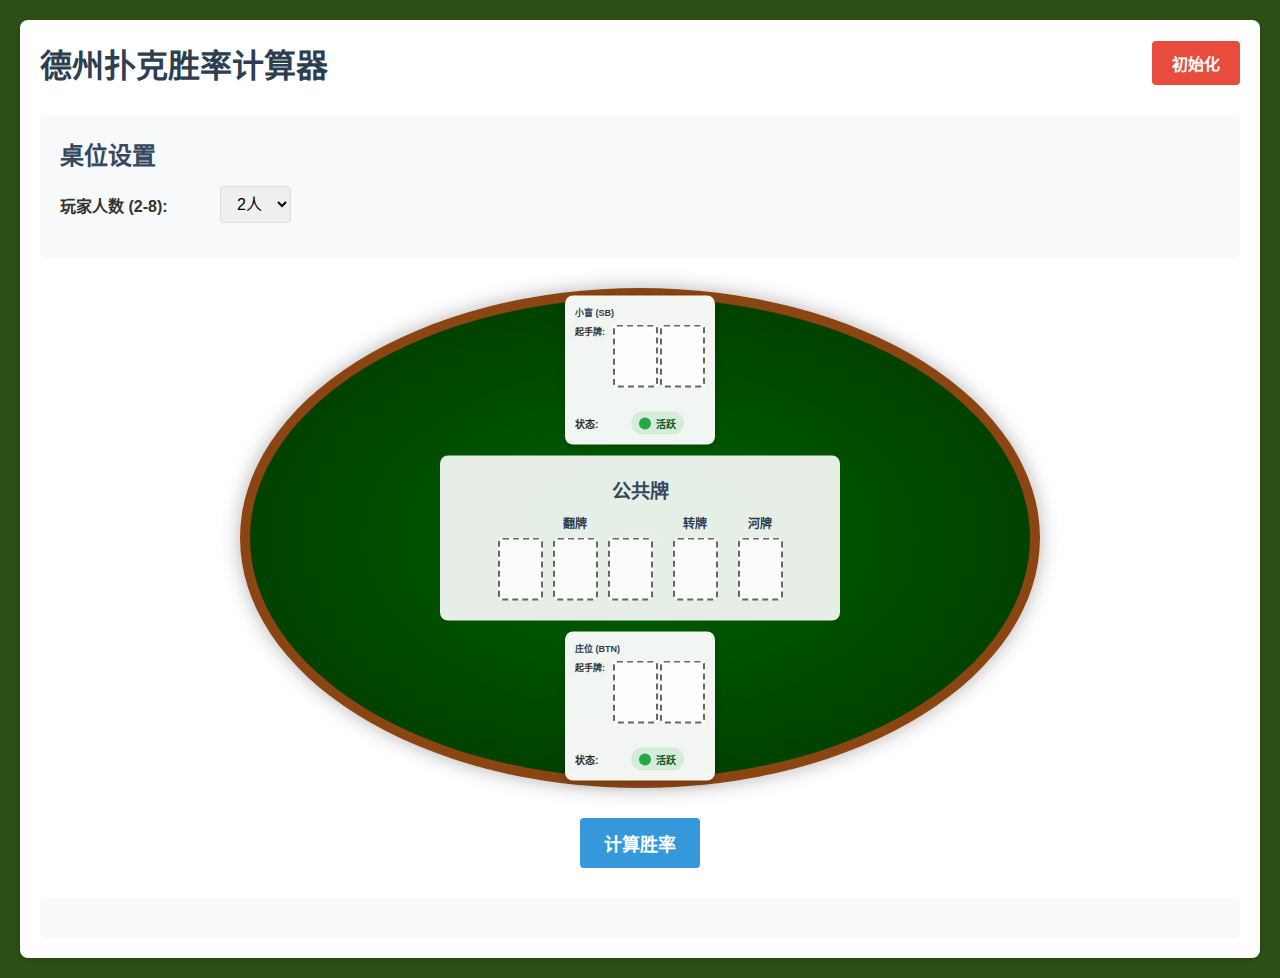
<file: index.html>
<!DOCTYPE html>
<html lang="zh-CN">
<head>
    <meta charset="UTF-8">
    <meta name="viewport" content="width=device-width, initial-scale=1.0">
    <title>德州扑克胜率计算器</title>
    <style>
        * { margin: 0; padding: 0; box-sizing: border-box; }
        body { font-family: Arial, sans-serif; background-color: #2d5016; color: #333; min-height: 100vh; padding: 20px; }
        .container { max-width: 1400px; margin: 0 auto; background-color: white; border-radius: 8px; box-shadow: 0 2px 10px rgba(0, 0, 0, 0.1); padding: 20px; }
        .header { display: flex; justify-content: space-between; align-items: center; margin-bottom: 30px; }
        h1 { color: #2c3e50; margin: 0; }
        .reset-btn { padding: 10px 20px; background-color: #e74c3c; color: white; border: none; border-radius: 4px; font-size: 16px; font-weight: bold; cursor: pointer; transition: background-color 0.2s; }
        .reset-btn:hover { background-color: #c0392b; }
        h2 { color: #34495e; margin-bottom: 15px; font-size: 1.5em; }
        h3 { color: #34495e; margin-bottom: 10px; font-size: 1.2em; }
        .setting-section { margin-bottom: 30px; padding: 20px; background-color: #f8f9fa; border-radius: 6px; }
        .setting-row { display: flex; align-items: center; gap: 10px; margin-bottom: 15px; }
        .setting-row label { font-weight: bold; min-width: 150px; }
        .setting-row select { padding: 8px 12px; border: 1px solid #ddd; border-radius: 4px; font-size: 16px; }
        .poker-table-container { display: flex; justify-content: center; margin: 30px 0; position: relative; }
        .poker-table { position: relative; width: 1200px; height: 700px; background: radial-gradient(ellipse at center, #006400 0%, #003300 100%); border-radius: 50%; border: 10px solid #8B4513; box-shadow: 0 0 20px rgba(0, 0, 0, 0.3); display: flex; justify-content: center; align-items: center; }
        .community-area { position: absolute; top: 50%; left: 50%; transform: translate(-50%, -50%); background-color: rgba(255, 255, 255, 0.9); padding: 20px; border-radius: 8px; text-align: center; min-width: 400px; z-index: 10; }
        .public-cards-display { display: flex; flex-direction: column; gap: 10px; }
        .card-slots-row { display: flex; gap: 20px; justify-content: center; align-items: flex-start; flex-wrap: wrap; }
        .card-slot-group { display: flex; flex-direction: column; align-items: center; gap: 5px; }
        .section-label { font-weight: bold; color: #2c3e50; font-size: 12px; margin-bottom: 2px; }
        .card-slots { display: flex; gap: 10px; flex-wrap: wrap; justify-content: center; }
        .player-positions { position: absolute; width: 100%; height: 100%; border-radius: 50%; }
        .player-position { position: absolute; width: 150px; background-color: rgba(255, 255, 255, 0.95); border-radius: 8px; padding: 6px; box-shadow: 0 2px 10px rgba(0, 0, 0, 0.2); transform: translate(-50%, -50%); transition: all 0.3s ease; z-index: 15; display: block !important; visibility: visible !important; opacity: 1 !important; min-height: 100px; font-size: 10px; }
        .player-position.hidden { display: none; }
        .position-header { display: flex; justify-content: space-between; align-items: center; margin-bottom: 6px; flex-wrap: wrap; gap: 6px; }
        .position-name { font-weight: bold; font-size: 0.8em; color: #2c3e50; white-space: nowrap; }
        .position-actions { display: flex; gap: 3px; flex-wrap: wrap; }
        .action-btn { padding: 2px 4px; border: none; border-radius: 3px; cursor: pointer; font-size: 9px; font-weight: bold; transition: background-color 0.2s; }
        .fold-btn { background-color: #e74c3c; color: white; }
        .fold-btn:hover { background-color: #c0392b; }
        .call-btn { background-color: #2ecc71; color: white; }
        .call-btn:hover { background-color: #27ae60; }
        .raise-btn { background-color: #f39c12; color: white; }
        .raise-btn:hover { background-color: #e67e22; }
        .player-info { display: flex; flex-direction: column; gap: 4px; font-size: 9px; width: 100%; max-width: 100%; }
        .hand-section, .chips-section { display: flex; align-items: flex-start; gap: 3px; flex-wrap: nowrap; width: 100%; flex-direction: row; }
        .hand-section label, .chips-section label { font-weight: bold; min-width: 35px; font-size: 9px; white-space: nowrap; flex-shrink: 0; }
        .hand-slots { display: flex; gap: 2px; flex-wrap: nowrap; flex: 1; flex-direction: row; width: auto; min-width: 0; }
        .hand-slot { width: 35px; height: 49px; border: 2px dashed #666; border-radius: 4px; background-color: rgba(255, 255, 255, 0.8); cursor: pointer; transition: all 0.2s ease; display: flex; align-items: center; justify-content: center; font-size: 9px; color: #666; z-index: 15; flex-shrink: 0; }
        .hand-slot:hover { border-color: #3498db; background-color: rgba(52, 152, 219, 0.1); }
        .hand-slot.filled { border-style: solid; border-color: #28a745; background-color: white; }
        .chip-input { padding: 4px; border: 1px solid #ddd; border-radius: 3px; width: 80px; font-size: 12px; }
        .status-section { display: flex; align-items: center; gap: 6px; flex-wrap: wrap; width: 100%; }
        .status-section label { font-weight: bold; min-width: 50px; font-size: 10px; }
        .status-toggle { display: flex; align-items: center; gap: 5px; padding: 4px 8px; border-radius: 15px; cursor: pointer; transition: all 0.2s ease; font-weight: bold; font-size: 10px; }
        .status-toggle.active { background-color: #d4edda; color: #155724; }
        .status-toggle.folded { background-color: #f8d7da; color: #721c24; }
        .status-indicator { width: 12px; height: 12px; border-radius: 50%; transition: all 0.2s ease; }
        .status-toggle.active .status-indicator { background-color: #28a745; }
        .status-toggle.folded .status-indicator { background-color: #dc3545; }
        .player-position.folded { opacity: 0.6; filter: grayscale(50%); }
        .player-position.folded .hand-slot { cursor: not-allowed; pointer-events: none; opacity: 0.5; }
        .status { font-weight: bold; padding: 2px 6px; border-radius: 3px; font-size: 11px; align-self: flex-start; }
        .active { background-color: #d4edda; color: #155724; }
        .folded { background-color: #f8d7da; color: #721c24; text-decoration: line-through; }
        .action-section { text-align: center; margin-bottom: 30px; }
        #calculate-btn { padding: 12px 24px; background-color: #3498db; color: white; border: none; border-radius: 4px; font-size: 18px; font-weight: bold; cursor: pointer; transition: background-color 0.2s; }
        #calculate-btn:hover { background-color: #2980b9; }
        .results { margin-top: 30px; padding: 20px; background-color: #f8f9fa; border-radius: 6px; }
        .win-rate-display { margin: 8px 0; width: 100%; }
        .win-rate-info { display: flex; align-items: center; gap: 8px; width: 100%; }
        .win-rate-label { font-weight: bold; font-size: 12px; color: #2c3e50; min-width: 40px; }
        .win-rate-bar { flex: 1; height: 15px; background-color: #e0e0e0; border-radius: 8px; overflow: hidden; }
        .win-rate-fill { height: 100%; background-color: #3498db; transition: width 0.5s ease; }
        .win-rate-value { font-weight: bold; font-size: 12px; min-width: 50px; text-align: right; color: #2c3e50; }
        .modal { display: none; position: fixed; z-index: 1000; left: 0; top: 0; width: 100%; height: 100%; background-color: rgba(0, 0, 0, 0.5); backdrop-filter: blur(5px); }
        .modal.show { display: flex; justify-content: center; align-items: center; }
        .modal-content { background-color: white; border-radius: 10px; width: 90%; max-width: 800px; max-height: 90vh; overflow: hidden; box-shadow: 0 5px 20px rgba(0, 0, 0, 0.3); display: flex; flex-direction: column; }
        .modal-header { display: flex; justify-content: space-between; align-items: center; padding: 15px 20px; background-color: #f8f9fa; border-bottom: 1px solid #ddd; }
        .modal-header h3 { margin: 0; color: #2c3e50; }
        .close { font-size: 24px; cursor: pointer; color: #666; transition: color 0.2s; }
        .close:hover { color: #333; }
        .modal-body { display: flex; flex-direction: column; flex: 1; overflow: hidden; }
        .selected-cards { padding: 0 20px 20px 20px; background-color: white; border-bottom: 1px solid #eee; flex-shrink: 0; z-index: 10; }
        .cards-grid-container { padding: 20px; overflow-y: auto; max-height: 60vh; flex: 1; }
        .modal-footer { display: flex; justify-content: flex-end; gap: 10px; padding: 15px 20px; background-color: #f8f9fa; border-top: 1px solid #ddd; flex-shrink: 0; }
        .btn { padding: 8px 16px; border: none; border-radius: 4px; cursor: pointer; font-size: 14px; font-weight: bold; transition: background-color 0.2s; }
        .cancel-btn { background-color: #6c757d; color: white; }
        .cancel-btn:hover { background-color: #5a6268; }
        .confirm-btn { background-color: #28a745; color: white; }
        .confirm-btn:hover { background-color: #218838; }
        .cards-grid { display: grid; grid-template-columns: repeat(auto-fill, minmax(80px, 1fr)); gap: 10px; margin-top: 20px; }
        .card { width: 80px; height: 112px; border-radius: 8px; background-color: white; border: 2px solid #ddd; display: flex; flex-direction: column; justify-content: space-between; padding: 8px; cursor: pointer; transition: all 0.2s ease; box-shadow: 0 2px 5px rgba(0, 0, 0, 0.1); position: relative; }
        .card:hover { transform: translateY(-2px); box-shadow: 0 4px 8px rgba(0, 0, 0, 0.2); border-color: #3498db; }
        .card.selected { border-color: #28a745; background-color: #d4edda; box-shadow: 0 0 0 2px rgba(40, 167, 69, 0.3); }
        .card.disabled { opacity: 0.3; cursor: not-allowed; filter: grayscale(100%); border-color: #ccc; background-color: #f5f5f5; }
        .card.disabled:hover { transform: none; box-shadow: 0 2px 5px rgba(0, 0, 0, 0.1); border-color: #ccc; background-color: #f5f5f5; }
        .card-value { font-size: 14px; font-weight: bold; }
        .card-suit { font-size: 18px; text-align: center; }
        .card-slots { display: flex; gap: 10px; flex-wrap: wrap; }
        .card-slot { width: 45px; height: 63px; border: 2px dashed #666; border-radius: 5px; background-color: rgba(255, 255, 255, 0.8); cursor: pointer; transition: all 0.2s ease; display: flex; align-items: center; justify-content: center; font-size: 12px; color: #666; z-index: 15; }
        .card-slot:hover { border-color: #3498db; background-color: rgba(52, 152, 219, 0.1); }
        .card-slot.filled { border-style: solid; border-color: #28a745; background-color: white; }
        .card-slot, .hand-slot, .selected-card-item { width: 45px; height: 63px; }
        .selected-cards-list { display: flex; gap: 10px; flex-direction: row; flex-wrap: wrap; justify-content: flex-start; align-items: center; margin-bottom: 20px; }
        .hand-slot .card-slot-inner { width: 100%; height: 100%; border-radius: 4px; display: flex; flex-direction: column; justify-content: space-between; padding: 6px; }
        .card.hearts .card-value, .card.hearts .card-suit, .card-slot-inner.hearts .card-value, .card-slot-inner.hearts .card-suit, .selected-card-item.hearts .card-value, .selected-card-item.hearts .card-suit { color: #e74c3c; }
        .card-slot-inner.hearts { background-color: rgba(231, 76, 60, 0.1); border: 1px solid #e74c3c; }
        .card.diamonds .card-value, .card.diamonds .card-suit, .card-slot-inner.diamonds .card-value, .card-slot-inner.diamonds .card-suit, .selected-card-item.diamonds .card-value, .selected-card-item.diamonds .card-suit { color: #e74c3c; }
        .card-slot-inner.diamonds { background-color: rgba(231, 76, 60, 0.1); border: 1px solid #e74c3c; }
        .card.clubs .card-value, .card.clubs .card-suit, .card-slot-inner.clubs .card-value, .card-slot-inner.clubs .card-suit, .selected-card-item.clubs .card-value, .selected-card-item.clubs .card-suit { color: #27ae60; }
        .card-slot-inner.clubs { background-color: rgba(39, 174, 96, 0.1); border: 1px solid #27ae60; }
        .card.spades .card-value, .card.spades .card-suit, .card-slot-inner.spades .card-value, .card-slot-inner.spades .card-suit, .selected-card-item.spades .card-value, .selected-card-item.spades .card-suit { color: #2c3e50; }
        .card-slot-inner.spades { background-color: rgba(44, 62, 80, 0.1); border: 1px solid #2c3e50; }
        .card.hearts { border-color: #e74c3c; background-color: rgba(231, 76, 60, 0.05); }
        .card.diamonds { border-color: #e74c3c; background-color: rgba(231, 76, 60, 0.05); }
        .card.clubs { border-color: #27ae60; background-color: rgba(39, 174, 96, 0.05); }
        .card.spades { border-color: #2c3e50; background-color: rgba(44, 62, 80, 0.05); }
        .selected-card-item.hearts { border-color: #e74c3c; background-color: rgba(231, 76, 60, 0.1); }
        .selected-card-item.diamonds { border-color: #e74c3c; background-color: rgba(231, 76, 60, 0.1); }
        .selected-card-item.clubs { border-color: #27ae60; background-color: rgba(39, 174, 96, 0.1); }
        .selected-card-item.spades { border-color: #2c3e50; background-color: rgba(44, 62, 80, 0.1); }
        @media (max-width: 1400px) { .poker-table { width: 800px; height: 500px; } .player-position { width: 150px; padding: 10px; } .player-position:nth-child(1) { top: 75%; left: 85%; } .player-position:nth-child(2) { top: 90%; left: 50%; } .player-position:nth-child(3) { top: 75%; left: 15%; } .player-position:nth-child(4) { top: 55%; left: 10%; } .player-position:nth-child(5) { top: 35%; left: 15%; } .player-position:nth-child(6) { top: 10%; left: 50%; } .player-position:nth-child(7) { top: 35%; left: 85%; } .player-position:nth-child(8) { top: 55%; left: 90%; } .position-name { font-size: 0.9em; } .action-btn { padding: 3px 6px; font-size: 11px; } }
        @media (max-width: 1024px) { .poker-table { width: 600px; height: 500px; } .player-position { width: 130px; padding: 8px; } .player-position:nth-child(1) { top: 75%; left: 82%; } .player-position:nth-child(2) { top: 90%; left: 50%; } .player-position:nth-child(3) { top: 75%; left: 18%; } .player-position:nth-child(4) { top: 55%; left: 12%; } .player-position:nth-child(5) { top: 35%; left: 18%; } .player-position:nth-child(6) { top: 12%; left: 50%; } .player-position:nth-child(7) { top: 35%; left: 82%; } .player-position:nth-child(8) { top: 55%; left: 88%; } }
        @media (max-width: 768px) { .container { padding: 10px; } .setting-row { flex-direction: column; align-items: flex-start; } .poker-table { width: 400px; height: 300px; } .player-position { width: 100px; padding: 6px; } .player-position:nth-child(1) { top: 75%; left: 80%; } .player-position:nth-child(2) { top: 95%; left: 50%; } .player-position:nth-child(3) { top: 75%; left: 20%; } .player-position:nth-child(4) { top: 50%; left: 10%; } .player-position:nth-child(5) { top: 25%; left: 20%; } .player-position:nth-child(6) { top: 5%; left: 50%; } .player-position:nth-child(7) { top: 25%; left: 80%; } .player-position:nth-child(8) { top: 50%; left: 90%; } .position-header { flex-direction: column; align-items: flex-start; gap: 5px; } .position-actions { width: 100%; justify-content: space-between; } .player-info { font-size: 9px; } .card { width: 60px; height: 84px; } .cards-grid { grid-template-columns: repeat(auto-fill, minmax(60px, 1fr)); } .card-slot, .hand-slot, .selected-card-item { width: 45px; height: 63px; } .card-value { font-size: 14px; } .card-suit { font-size: 18px; } }
    </style>
</head>
<body>
    <div class="container">
        <div class="header">
            <h1>德州扑克胜率计算器</h1>
            <button id="reset-btn" class="reset-btn">初始化</button>
        </div>
        <div class="setting-section">
            <h2>桌位设置</h2>
            <div class="setting-row">
                <label for="player-count">玩家人数 (2-8):</label>
                <select id="player-count">
                    <option value="2">2人</option>
                    <option value="3">3人</option>
                    <option value="4">4人</option>
                    <option value="5">5人</option>
                    <option value="6">6人</option>
                    <option value="7">7人</option>
                    <option value="8">8人</option>
                </select>
            </div>
        </div>
        <div class="poker-table-container">
            <div class="poker-table">
                <div class="community-area">
                    <h3>公共牌</h3>
                    <div class="public-cards-display">
                        <div class="card-slots-row">
                            <div class="card-slot-group">
                                <div class="section-label">翻牌</div>
                                <div class="card-slots">
                                    <div class="card-slot" data-card-id="flop1" onclick="openCardSelector('flop', 3, updateFlopCards)"></div>
                                    <div class="card-slot" data-card-id="flop2" onclick="openCardSelector('flop', 3, updateFlopCards)"></div>
                                    <div class="card-slot" data-card-id="flop3" onclick="openCardSelector('flop', 3, updateFlopCards)"></div>
                                </div>
                            </div>
                            <div class="card-slot-group">
                                <div class="section-label">转牌</div>
                                <div class="card-slots">
                                    <div class="card-slot" data-card-id="turn" onclick="openCardSelector('turn', 1, updateCommunityCard)"></div>
                                </div>
                            </div>
                            <div class="card-slot-group">
                                <div class="section-label">河牌</div>
                                <div class="card-slots">
                                    <div class="card-slot" data-card-id="river" onclick="openCardSelector('river', 1, updateCommunityCard)"></div>
                                </div>
                            </div>
                        </div>
                    </div>
                </div>
                <div id="player-positions" class="player-positions"></div>
            </div>
        </div>
        <div class="action-section">
            <button id="calculate-btn">计算胜率</button>
        </div>
        <div id="results" class="results"></div>
    </div>
    <div id="card-selector-modal" class="modal">
        <div class="modal-content">
            <div class="modal-header">
                <h3>选择扑克牌</h3>
                <span class="close" onclick="closeCardSelector()">&times;</span>
            </div>
            <div class="modal-body">
                <div class="selected-cards">
                    <h4>已选择的牌:</h4>
                    <div id="selected-cards-list" class="selected-cards-list"></div>
                </div>
                <div class="cards-grid-container">
                    <div class="cards-grid" id="cards-grid"></div>
                </div>
            </div>
            <div class="modal-footer">
                <button onclick="closeCardSelector()" class="btn cancel-btn">取消</button>
                <button onclick="confirmCardSelection()" class="btn confirm-btn">确认</button>
            </div>
        </div>
    </div>
    <script>
        const POSITION_NAMES = {0: '庄位 (BTN)', 1: '小盲 (SB)', 2: '大盲 (BB)', 3: '枪口 (UTG)', 4: '枪口+1 (UTG+1)', 5: '中位 (MP)', 6: '中位+1 (MP+1)', 7: '关煞位 (CO)'};
        const SUIT_SYMBOLS = {'h': '♥', 'd': '♦', 'c': '♣', 's': '♠'};
        const SUIT_NAMES = {'h': 'hearts', 'd': 'diamonds', 'c': 'clubs', 's': 'spades'};
        let gameState = {playerCount: 2, players: [], communityCards: {flop1: '', flop2: '', flop3: '', turn: '', river: ''}, currentStreet: 'preflop', usedCards: new Set()};
        let cardSelectorState = {targetId: null, maxSelect: 1, selectedCards: [], callback: null, args: []};
        
        function resetGame() {
            gameState = {playerCount: 2, players: [], communityCards: {flop1: '', flop2: '', flop3: '', turn: '', river: ''}, currentStreet: 'preflop', usedCards: new Set()};
            document.getElementById('player-count').value = gameState.playerCount;
            document.querySelectorAll('.card-slot').forEach(slot => { slot.className = 'card-slot'; slot.innerHTML = ''; });
            document.getElementById('results').innerHTML = '';
            generatePlayerPositions();
            initCardSelector();
        }
        
        function init() {
            const playerCountSelect = document.getElementById('player-count');
            playerCountSelect.value = gameState.playerCount;
            playerCountSelect.addEventListener('change', (e) => { gameState.playerCount = parseInt(e.target.value); generatePlayerPositions(); });
            document.getElementById('calculate-btn').addEventListener('click', calculateWinRates);
            document.getElementById('reset-btn').addEventListener('click', resetGame);
            generatePlayerPositions();
            initCardSelector();
        }
        
        function initCardSelector() {
            renderCardsGrid(createDeck());
        }
        
        function createDeck() {
            const values = ['A', 'K', 'Q', 'J', 'T', '9', '8', '7', '6', '5', '4', '3', '2'];
            const suits = ['h', 'd', 'c', 's'];
            const deck = [];
            for (const value of values) for (const suit of suits) deck.push({value: value, suit: suit, symbol: SUIT_SYMBOLS[suit], name: `${value}${suit}`, suitName: SUIT_NAMES[suit]});
            return deck;
        }
        
        function renderCardsGrid(deck) {
            const grid = document.getElementById('cards-grid');
            grid.innerHTML = '';
            deck.forEach(card => {
                const cardElement = document.createElement('div');
                cardElement.className = `card ${card.suitName}`;
                cardElement.dataset.card = card.name;
                cardElement.innerHTML = `<div class="card-value">${card.value}</div><div class="card-suit">${card.symbol}</div><div class="card-value" style="transform: rotate(180deg)">${card.value}</div>`;
                if (gameState.usedCards.has(card.name)) cardElement.classList.add('disabled');
                cardElement.addEventListener('click', () => { if (!cardElement.classList.contains('disabled')) toggleCardSelection(card); });
                grid.appendChild(cardElement);
            });
        }
        
        function generatePlayerPositions() {
            const container = document.getElementById('player-positions');
            container.innerHTML = '';
            gameState.players = [];
            const POSITION_ORDER = [0, 1, 2, 3, 4, 5, 6, 7];
            for (let i = 0; i < gameState.playerCount; i++) {
                const positionIndex = POSITION_ORDER[i];
                const player = {id: i, positionIndex: positionIndex, positionName: POSITION_NAMES[positionIndex], hand: ['', ''], chips: 1000, status: 'active', action: null};
                gameState.players.push(player);
                const positionElement = document.createElement('div');
                positionElement.className = `player-position player-count-${gameState.playerCount}`;
                positionElement.dataset.playerId = player.id;
                positionElement.dataset.positionIndex = positionIndex;
                positionElement.innerHTML = `<div class="position-header"><div class="position-name">${player.positionName}</div></div><div class="player-info"><div class="hand-section"><label>起手牌:</label><div class="hand-slots"><div class="hand-slot" data-hand-index="0" onclick="openCardSelector('player-${player.id}-hand', 2, updatePlayerHands, ${player.id})"></div><div class="hand-slot" data-hand-index="1" onclick="openCardSelector('player-${player.id}-hand', 2, updatePlayerHands, ${player.id})"></div></div></div><div class="win-rate-display" id="win-rate-${player.id}"></div><div class="status-section"><label>状态:</label><div class="status-toggle ${player.status}" onclick="togglePlayerStatus(${player.id})"><div class="status-indicator"></div><span class="status-text">${player.status === 'active' ? '活跃' : '已弃牌'}</span></div></div></div>`;
                container.appendChild(positionElement);
            }
            setPlayerPositionsByCount(gameState.playerCount);
        }
        
        function setPlayerPositionsByCount(count) {
            document.querySelectorAll('.player-position').forEach(pos => { pos.style.position = 'absolute'; pos.style.transform = 'translate(-50%, -50%)'; });
            const btnPosition = document.querySelector('[data-position-index="0"]');
            if (btnPosition) btnPosition.style.top = '85%'; btnPosition.style.left = '50%';
            switch(count) {
                case 2: {
                    const sbPosition2 = document.querySelector('[data-position-index="1"]');
                    if (sbPosition2) { sbPosition2.style.top = '15%'; sbPosition2.style.left = '50%'; }
                    break;
                }
                case 3: {
                    const sbPosition3 = document.querySelector('[data-position-index="1"]');
                    const bbPosition3 = document.querySelector('[data-position-index="2"]');
                    if (sbPosition3) { sbPosition3.style.top = '15%'; sbPosition3.style.left = '35%'; }
                    if (bbPosition3) { bbPosition3.style.top = '15%'; bbPosition3.style.left = '65%'; }
                    break;
                }
                case 4: {
                    const sbPosition4 = document.querySelector('[data-position-index="1"]');
                    const bbPosition4 = document.querySelector('[data-position-index="2"]');
                    const utgPosition4 = document.querySelector('[data-position-index="3"]');
                    if (sbPosition4) { sbPosition4.style.top = '50%'; sbPosition4.style.left = '15%'; }
                    if (bbPosition4) { bbPosition4.style.top = '15%'; bbPosition4.style.left = '50%'; }
                    if (utgPosition4) { utgPosition4.style.top = '50%'; utgPosition4.style.left = '85%'; }
                    break;
                }
                case 5: {
                    const sbPosition5 = document.querySelector('[data-position-index="1"]');
                    const bbPosition5 = document.querySelector('[data-position-index="2"]');
                    const utgPosition5 = document.querySelector('[data-position-index="3"]');
                    const utg1Position5 = document.querySelector('[data-position-index="4"]');
                    if (sbPosition5) { sbPosition5.style.top = '50%'; sbPosition5.style.left = '15%'; }
                    if (bbPosition5) { bbPosition5.style.top = '15%'; bbPosition5.style.left = '35%'; }
                    if (utgPosition5) { utgPosition5.style.top = '15%'; utgPosition5.style.left = '65%'; }
                    if (utg1Position5) { utg1Position5.style.top = '50%'; utg1Position5.style.left = '85%'; }
                    break;
                }
                case 6: {
                    const sbPosition6 = document.querySelector('[data-position-index="1"]');
                    const bbPosition6 = document.querySelector('[data-position-index="2"]');
                    const utgPosition6 = document.querySelector('[data-position-index="3"]');
                    const utg1Position6 = document.querySelector('[data-position-index="4"]');
                    const mpPosition6 = document.querySelector('[data-position-index="5"]');
                    if (sbPosition6) { sbPosition6.style.top = '75%'; sbPosition6.style.left = '25%'; }
                    if (bbPosition6) { bbPosition6.style.top = '25%'; bbPosition6.style.left = '25%'; }
                    if (utgPosition6) { utgPosition6.style.top = '15%'; utgPosition6.style.left = '50%'; }
                    if (utg1Position6) { utg1Position6.style.top = '25%'; utg1Position6.style.left = '75%'; }
                    if (mpPosition6) { mpPosition6.style.top = '75%'; mpPosition6.style.left = '75%'; }
                    break;
                }
                case 7: {
                    const sbPosition7 = document.querySelector('[data-position-index="1"]');
                    const bbPosition7 = document.querySelector('[data-position-index="2"]');
                    const utgPosition7 = document.querySelector('[data-position-index="3"]');
                    const utg1Position7 = document.querySelector('[data-position-index="4"]');
                    const mpPosition7 = document.querySelector('[data-position-index="5"]');
                    const mp1Position7 = document.querySelector('[data-position-index="6"]');
                    if (sbPosition7) { sbPosition7.style.top = '75%'; sbPosition7.style.left = '25%'; }
                    if (bbPosition7) { bbPosition7.style.top = '50%'; bbPosition7.style.left = '15%'; }
                    if (utgPosition7) { utgPosition7.style.top = '25%'; utgPosition7.style.left = '25%'; }
                    if (utg1Position7) { utg1Position7.style.top = '25%'; utg1Position7.style.left = '75%'; }
                    if (mpPosition7) { mpPosition7.style.top = '50%'; mpPosition7.style.left = '85%'; }
                    if (mp1Position7) { mp1Position7.style.top = '75%'; mp1Position7.style.left = '75%'; }
                    break;
                }
                case 8: {
                    const sbPosition8 = document.querySelector('[data-position-index="1"]');
                    const bbPosition8 = document.querySelector('[data-position-index="2"]');
                    const utgPosition8 = document.querySelector('[data-position-index="3"]');
                    const utg1Position8 = document.querySelector('[data-position-index="4"]');
                    const mpPosition8 = document.querySelector('[data-position-index="5"]');
                    const mp1Position8 = document.querySelector('[data-position-index="6"]');
                    const coPosition8 = document.querySelector('[data-position-index="7"]');
                    if (sbPosition8) { sbPosition8.style.top = '75%'; sbPosition8.style.left = '25%'; }
                    if (bbPosition8) { bbPosition8.style.top = '50%'; bbPosition8.style.left = '15%'; }
                    if (utgPosition8) { utgPosition8.style.top = '25%'; utgPosition8.style.left = '25%'; }
                    if (utg1Position8) { utg1Position8.style.top = '15%'; utg1Position8.style.left = '50%'; }
                    if (mpPosition8) { mpPosition8.style.top = '25%'; mpPosition8.style.left = '75%'; }
                    if (mp1Position8) { mp1Position8.style.top = '50%'; mp1Position8.style.left = '85%'; }
                    if (coPosition8) { coPosition8.style.top = '75%'; coPosition8.style.left = '75%'; }
                    break;
                }
            }
        }
        
        function openCardSelector(targetId, maxSelect, callback, ...args) {
            let selectedCards = [];
            if (targetId.startsWith('player-')) {
                const parts = targetId.split('-');
                const playerId = parseInt(parts[1]);
                const player = gameState.players.find(p => p.id === playerId);
                if (player && player.hand) {
                    if (parts[3] === 'hand') {
                        if (player.hand[0]) selectedCards.push({value: player.hand[0][0], suit: player.hand[0][1], symbol: SUIT_SYMBOLS[player.hand[0][1]], name: player.hand[0], suitName: SUIT_NAMES[player.hand[0][1]]});
                        if (player.hand[1]) selectedCards.push({value: player.hand[1][0], suit: player.hand[1][1], symbol: SUIT_SYMBOLS[player.hand[1][1]], name: player.hand[1], suitName: SUIT_NAMES[player.hand[1][1]]});
                    }
                }
            } else if (targetId.startsWith('flop')) {
                if (targetId === 'flop') {
                    const flop1 = gameState.communityCards.flop1;
                    const flop2 = gameState.communityCards.flop2;
                    const flop3 = gameState.communityCards.flop3;
                    if (flop1) selectedCards.push({value: flop1[0], suit: flop1[1], symbol: SUIT_SYMBOLS[flop1[1]], name: flop1, suitName: SUIT_NAMES[flop1[1]]});
                    if (flop2) selectedCards.push({value: flop2[0], suit: flop2[1], symbol: SUIT_SYMBOLS[flop2[1]], name: flop2, suitName: SUIT_NAMES[flop2[1]]});
                    if (flop3) selectedCards.push({value: flop3[0], suit: flop3[1], symbol: SUIT_SYMBOLS[flop3[1]], name: flop3, suitName: SUIT_NAMES[flop3[1]]});
                }
            } else if (targetId === 'turn' || targetId === 'river') {
                const cardName = gameState.communityCards[targetId];
                if (cardName) selectedCards.push({value: cardName[0], suit: cardName[1], symbol: SUIT_SYMBOLS[cardName[1]], name: cardName, suitName: SUIT_NAMES[cardName[1]]});
            }
            cardSelectorState = {targetId: targetId, maxSelect: maxSelect, selectedCards: selectedCards, callback: callback, args: args};
            renderCardsGrid(createDeck());
            document.getElementById('card-selector-modal').classList.add('show');
            updateSelectedCardsList();
            updateCardSelectionUI();
        }
        
        function closeCardSelector() {
            document.getElementById('card-selector-modal').classList.remove('show');
            cardSelectorState = {targetId: null, maxSelect: 1, selectedCards: [], callback: null};
            updateSelectedCardsList();
        }
        
        function toggleCardSelection(card) {
            const index = cardSelectorState.selectedCards.findIndex(c => c.name === card.name);
            if (index > -1) {
                cardSelectorState.selectedCards.splice(index, 1);
            } else {
                if (cardSelectorState.selectedCards.length < cardSelectorState.maxSelect) {
                    cardSelectorState.selectedCards.push(card);
                }
            }
            updateCardSelectionUI();
            updateSelectedCardsList();
        }
        
        function updateCardSelectionUI() {
            const cards = document.querySelectorAll('.card');
            const maxReached = cardSelectorState.selectedCards.length >= cardSelectorState.maxSelect;
            cards.forEach(cardElement => {
                const cardName = cardElement.dataset.card;
                const isSelected = cardSelectorState.selectedCards.some(c => c.name === cardName);
                if (isSelected) {
                    cardElement.classList.add('selected');
                } else {
                    cardElement.classList.remove('selected');
                    if (maxReached) {
                        cardElement.classList.add('disabled');
                    } else {
                        if (!gameState.usedCards.has(cardName)) {
                            cardElement.classList.remove('disabled');
                        }
                    }
                }
            });
        }
        
        function updateSelectedCardsList() {
            const list = document.getElementById('selected-cards-list');
            list.innerHTML = '';
            cardSelectorState.selectedCards.forEach((card, index) => {
                const cardItem = document.createElement('div');
                cardItem.className = 'selected-card-item ' + card.suitName;
                cardItem.innerHTML = `<div class="card-value">${card.value}</div><div class="card-suit">${card.symbol}</div><div class="card-value" style="transform: rotate(180deg)">${card.value}</div><div class="remove-card" onclick="removeSelectedCard(${index})" style="position: absolute; top: -5px; right: -5px; background: red; color: white; border-radius: 50%; width: 16px; height: 16px; display: flex; align-items: center; justify-content: center; font-size: 12px; cursor: pointer;">×</div>`;
                list.appendChild(cardItem);
            });
        }
        
        function removeSelectedCard(index) {
            cardSelectorState.selectedCards.splice(index, 1);
            updateCardSelectionUI();
            updateSelectedCardsList();
        }
        
        function confirmCardSelection() {
            if (cardSelectorState.selectedCards.length === 0) { alert('请至少选择一张卡牌'); return; }
            if (cardSelectorState.callback) {
                cardSelectorState.callback(cardSelectorState.targetId, cardSelectorState.selectedCards, ...cardSelectorState.args);
            }
            closeCardSelector();
        }
        
        function updateCommunityCard(targetId, cards) {
            const card = cards[0];
            const oldCard = gameState.communityCards[targetId];
            if (oldCard) gameState.usedCards.delete(oldCard);
            gameState.communityCards[targetId] = card.name;
            gameState.usedCards.add(card.name);
            updateCommunityCardDisplay(targetId, card);
        }
        
        function updateCommunityCardDisplay(cardId, card) {
            const slot = document.querySelector(`[data-card-id="${cardId}"]`);
            if (slot) {
                slot.className = 'card-slot filled';
                slot.innerHTML = `<div class="card-slot-inner ${card.suitName}"><div class="card-value">${card.value}</div><div class="card-suit">${card.symbol}</div><div class="card-value" style="transform: rotate(180deg)">${card.value}</div></div>`;
            }
        }
        
        function updateFlopCards(targetId, cards) {
            if (cards.length !== 3) { alert('请选择3张翻牌'); return; }
            updateCommunityCard('flop1', [cards[0]]);
            updateCommunityCard('flop2', [cards[1]]);
            updateCommunityCard('flop3', [cards[2]]);
        }
        
        function updatePlayerHands(targetId, cards, playerId) {
            if (cards.length !== 2) { alert('请选择2张手牌'); return; }
            const player = gameState.players.find(p => p.id === playerId);
            if (!player) return;
            if (player.hand[0]) gameState.usedCards.delete(player.hand[0]);
            if (player.hand[1]) gameState.usedCards.delete(player.hand[1]);
            player.hand[0] = cards[0].name;
            player.hand[1] = cards[1].name;
            gameState.usedCards.add(cards[0].name);
            gameState.usedCards.add(cards[1].name);
            updatePlayerHandDisplay(playerId);
        }
        
        function updatePlayerHandDisplay(playerId) {
            const player = gameState.players.find(p => p.id === playerId);
            if (!player) return;
            const handSlots = document.querySelector(`[data-player-id="${playerId}"]`).querySelectorAll('.hand-slot');
            handSlots.forEach((slot, index) => {
                const cardName = player.hand[index];
                if (cardName) {
                    const value = cardName[0];
                    const suit = cardName[1];
                    const symbol = SUIT_SYMBOLS[suit];
                    const suitName = SUIT_NAMES[suit];
                    slot.className = 'hand-slot filled';
                    slot.innerHTML = `<div class="card-slot-inner ${suitName}"><div class="card-value">${value}</div><div class="card-suit">${symbol}</div><div class="card-value" style="transform: rotate(180deg)">${value}</div></div>`;
                } else {
                    slot.className = 'hand-slot';
                    slot.innerHTML = '';
                }
            });
        }
        
        function togglePlayerStatus(playerId) {
            const player = gameState.players.find(p => p.id === playerId);
            if (!player) return;
            player.status = player.status === 'active' ? 'folded' : 'active';
            const element = document.querySelector(`[data-player-id="${playerId}"]`);
            const statusToggle = element.querySelector('.status-toggle');
            const statusText = element.querySelector('.status-text');
            const handSlots = element.querySelectorAll('.hand-slot');
            statusToggle.className = `status-toggle ${player.status}`;
            statusText.textContent = player.status === 'active' ? '活跃' : '已弃牌';
            if (player.status === 'folded') {
                element.classList.add('folded');
                handSlots.forEach(slot => { slot.style.pointerEvents = 'none'; slot.style.opacity = '0.5'; });
            } else {
                element.classList.remove('folded');
                handSlots.forEach(slot => { slot.style.pointerEvents = 'auto'; slot.style.opacity = '1'; });
            }
        }
        
        function getActivePlayers() {
            return gameState.players.filter(p => p.status === 'active');
        }
        
        function generateAllPossibleCommunityCards(currentCommunityCards) {
            const baseCards = { ...currentCommunityCards };
            const missingCards = [];
            if (!baseCards.flop1) missingCards.push('flop1');
            if (!baseCards.flop2) missingCards.push('flop2');
            if (!baseCards.flop3) missingCards.push('flop3');
            if (!baseCards.turn) missingCards.push('turn');
            if (!baseCards.river) missingCards.push('river');
            if (missingCards.length === 0) {
                return [baseCards];
            }
            const deck = createDeck();
            const usedCards = new Set(gameState.usedCards);
            const availableCards = deck.filter(card => !usedCards.has(card.name));
            const allCombinations = [];
            function generateCombinations(current, index, usedIndices) {
                if (index === missingCards.length) {
                    allCombinations.push({ ...baseCards, ...current });
                    return;
                }
                for (let i = 0; i < availableCards.length; i++) {
                    if (!usedIndices.has(i)) {
                        const newCurrent = { ...current };
                        newCurrent[missingCards[index]] = availableCards[i].name;
                        const newUsedIndices = new Set(usedIndices);
                        newUsedIndices.add(i);
                        generateCombinations(newCurrent, index + 1, newUsedIndices);
                    }
                }
            }
            generateCombinations({}, 0, new Set());
            return allCombinations;
        }
        
        function calculateWinRates() {
            const activePlayers = getActivePlayers();
            if (activePlayers.length < 2) { alert('至少需要2个活跃玩家才能计算胜率'); return; }
            const invalidPlayers = activePlayers.filter(p => !p.hand[0] || !p.hand[1]);
            if (invalidPlayers.length > 0) { alert('请为所有活跃玩家填写完整的起手牌'); return; }
            const allPossibleCommunityCards = generateAllPossibleCommunityCards(gameState.communityCards);
            if (allPossibleCommunityCards.length === 0) { alert('无法生成可能的公共牌组合'); return; }
            const winCounts = activePlayers.map(() => 0);
            const totalCombinations = allPossibleCommunityCards.length;
            allPossibleCommunityCards.forEach(simulatedCards => {
                const simulatedCardsArray = [];
                Object.values(simulatedCards).forEach(card => { if (card) simulatedCardsArray.push(card); });
                const playerStrengths = activePlayers.map(player => {
                    return { playerId: player.id, strength: evaluateHand(player.hand, simulatedCardsArray) };
                });
                const maxStrength = Math.max(...playerStrengths.map(ps => ps.strength));
                const winners = playerStrengths.filter(ps => ps.strength === maxStrength);
                if (winners.length === 1) {
                    const winnerIndex = activePlayers.findIndex(p => p.id === winners[0].playerId);
                    winCounts[winnerIndex]++;
                } else {
                    const winShare = 1 / winners.length;
                    winners.forEach(winner => {
                        const winnerIndex = activePlayers.findIndex(p => p.id === winner.playerId);
                        winCounts[winnerIndex] += winShare;
                    });
                }
            });
            const winRates = activePlayers.map((player, index) => {
                return { playerId: player.id, positionName: player.positionName, winRate: (winCounts[index] / totalCombinations) * 100 };
            });
            displayResults(winRates);
        }
        
        function evaluateHand(hand, communityCards) {
            const allCards = [...hand, ...communityCards];
            const parsedCards = allCards.map(card => {
                return { value: getCardValue(card), suit: getCardSuit(card) };
            });
            parsedCards.sort((a, b) => b.value - a.value);
            let handStrength = 0;
            if (isRoyalFlush(parsedCards)) handStrength = 1000000;
            else if (isStraightFlush(parsedCards)) handStrength = 900000 + parsedCards[0].value;
            else if (isFourOfAKind(parsedCards)) {
                const valueCounts = getValueCounts(parsedCards);
                const fourValue = Object.keys(valueCounts).find(key => valueCounts[key] === 4);
                const kicker = Object.keys(valueCounts).find(key => valueCounts[key] === 1);
                handStrength = 800000 + parseInt(fourValue) * 100 + parseInt(kicker);
            } else if (isFullHouse(parsedCards)) {
                const valueCounts = getValueCounts(parsedCards);
                const threeValue = Object.keys(valueCounts).find(key => valueCounts[key] === 3);
                const pairValue = Object.keys(valueCounts).find(key => valueCounts[key] === 2);
                handStrength = 700000 + parseInt(threeValue) * 100 + parseInt(pairValue);
            } else if (isFlush(parsedCards)) {
                handStrength = 600000 + parsedCards[0].value * 10000 + parsedCards[1].value * 100 + parsedCards[2].value;
            } else if (isStraight(parsedCards)) {
                handStrength = 500000 + parsedCards[0].value;
            } else if (isThreeOfAKind(parsedCards)) {
                const valueCounts = getValueCounts(parsedCards);
                const threeValue = Object.keys(valueCounts).find(key => valueCounts[key] === 3);
                const kickers = Object.keys(valueCounts).filter(key => valueCounts[key] === 1).map(key => parseInt(key)).sort((a, b) => b - a);
                handStrength = 400000 + parseInt(threeValue) * 10000 + kickers[0] * 100 + kickers[1];
            } else if (isTwoPair(parsedCards)) {
                const valueCounts = getValueCounts(parsedCards);
                const pairs = Object.keys(valueCounts).filter(key => valueCounts[key] === 2).map(key => parseInt(key)).sort((a, b) => b - a);
                const kicker = Object.keys(valueCounts).find(key => valueCounts[key] === 1);
                handStrength = 300000 + pairs[0] * 10000 + pairs[1] * 100 + parseInt(kicker);
            } else if (isOnePair(parsedCards)) {
                const valueCounts = getValueCounts(parsedCards);
                const pairValue = Object.keys(valueCounts).find(key => valueCounts[key] === 2);
                const kickers = Object.keys(valueCounts).filter(key => valueCounts[key] === 1).map(key => parseInt(key)).sort((a, b) => b - a);
                handStrength = 200000 + parseInt(pairValue) * 10000 + kickers[0] * 1000 + kickers[1] * 100 + kickers[2];
            } else {
                handStrength = parsedCards[0].value * 10000 + parsedCards[1].value * 1000 + parsedCards[2].value * 100 + parsedCards[3].value * 10 + parsedCards[4].value;
            }
            return handStrength;
        }
        
        function isRoyalFlush(cards) { return isStraightFlush(cards) && cards[0].value === 14 && cards[1].value === 13 && cards[2].value === 12 && cards[3].value === 11 && cards[4].value === 10; }
        function isStraightFlush(cards) { return isFlush(cards) && isStraight(cards); }
        function isFourOfAKind(cards) { const valueCounts = getValueCounts(cards); return Object.values(valueCounts).includes(4); }
        function isFullHouse(cards) { const valueCounts = getValueCounts(cards); const counts = Object.values(valueCounts).sort((a, b) => b - a); return counts[0] === 3 && counts[1] === 2; }
        function isFlush(cards) { const suitCounts = getSuitCounts(cards); return Object.values(suitCounts).some(count => count >= 5); }
        function isStraight(cards) {
            const uniqueValues = [...new Set(cards.map(card => card.value))].sort((a, b) => b - a);
            for (let i = 0; i <= uniqueValues.length - 5; i++) {
                if (uniqueValues[i] - uniqueValues[i + 4] === 4) return true;
            }
            return uniqueValues.includes(14) && uniqueValues.includes(2) && uniqueValues.includes(3) && uniqueValues.includes(4) && uniqueValues.includes(5);
        }
        function isThreeOfAKind(cards) { const valueCounts = getValueCounts(cards); return Object.values(valueCounts).includes(3); }
        function isTwoPair(cards) { const valueCounts = getValueCounts(cards); const pairs = Object.values(valueCounts).filter(count => count >= 2); return pairs.length >= 2; }
        function isOnePair(cards) { const valueCounts = getValueCounts(cards); return Object.values(valueCounts).includes(2); }
        function getValueCounts(cards) { const counts = {}; cards.forEach(card => { counts[card.value] = (counts[card.value] || 0) + 1; }); return counts; }
        function getSuitCounts(cards) { const counts = {}; cards.forEach(card => { counts[card.suit] = (counts[card.suit] || 0) + 1; }); return counts; }
        function getCardValue(card) { if (!card) return 0; const value = card[0]; switch (value) { case 'A': return 14; case 'K': return 13; case 'Q': return 12; case 'J': return 11; case 'T': return 10; default: return parseInt(value); } }
        function getCardSuit(card) { if (!card) return ''; return card[1]; }
        
        function displayResults(winRates) {
            winRates.sort((a, b) => b.winRate - a.winRate);
            winRates.forEach(rate => {
                const winRateElement = document.getElementById(`win-rate-${rate.playerId}`);
                if (winRateElement) {
                    winRateElement.innerHTML = `<div class="win-rate-info"><div class="win-rate-label">胜率:</div><div class="win-rate-bar"><div class="win-rate-fill" style="width: ${Math.min(rate.winRate, 100)}%"></div></div><div class="win-rate-value">${rate.winRate.toFixed(1)}%</div></div>`;
                }
            });
            document.getElementById('results').innerHTML = '';
        }
        
        document.addEventListener('DOMContentLoaded', init);
    </script>
</body>
</html>
</file>
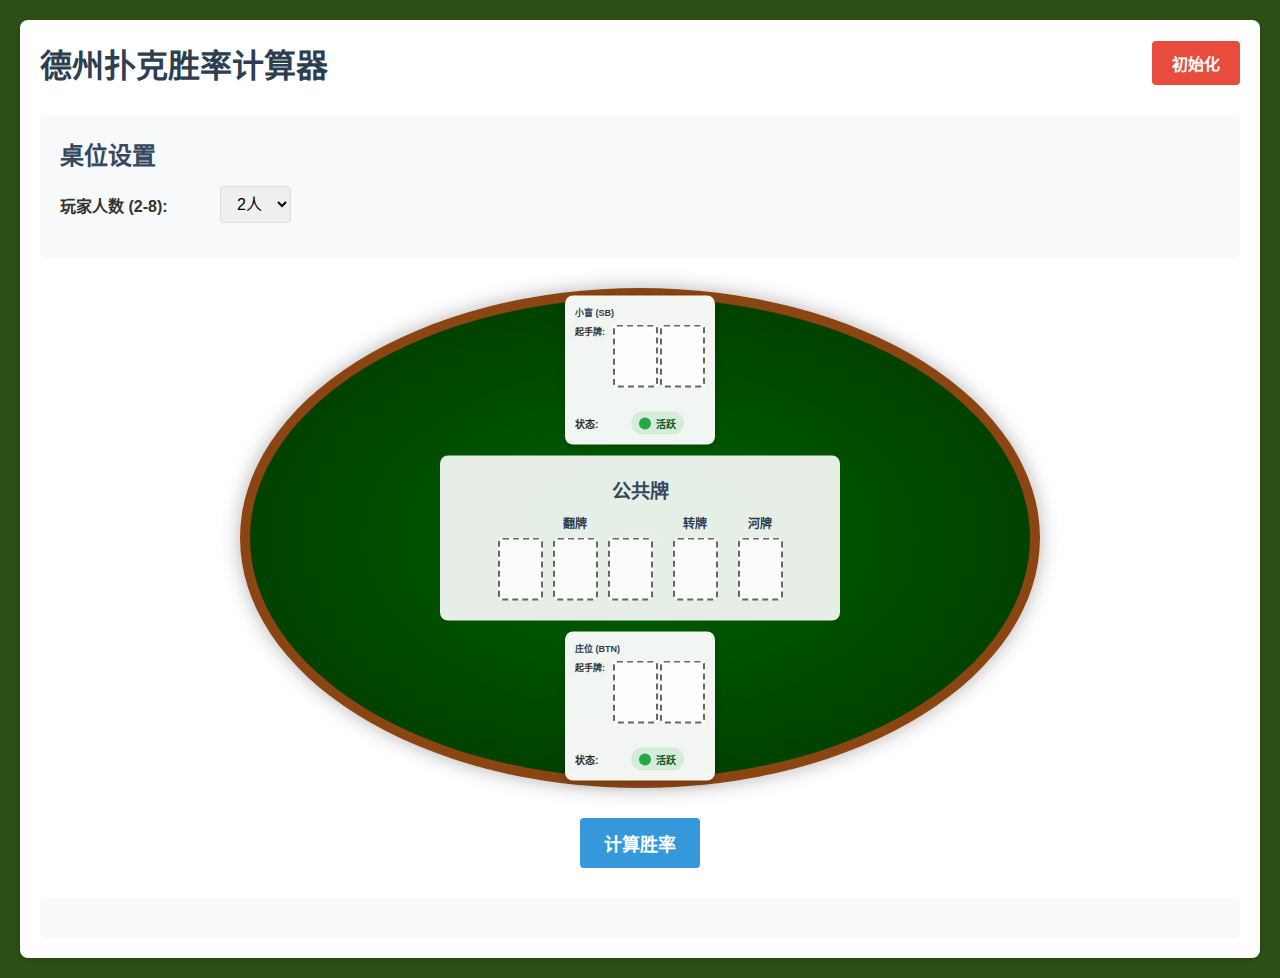
<file: poker_calculator.html>
<!DOCTYPE html>
<html lang="zh-CN">
<head>
    <meta charset="UTF-8">
    <meta name="viewport" content="width=device-width, initial-scale=1.0">
    <title>德州扑克胜率计算器</title>
    <style>
        * { margin: 0; padding: 0; box-sizing: border-box; }
        body { font-family: Arial, sans-serif; background-color: #2d5016; color: #333; min-height: 100vh; padding: 20px; }
        .container { max-width: 1400px; margin: 0 auto; background-color: white; border-radius: 8px; box-shadow: 0 2px 10px rgba(0, 0, 0, 0.1); padding: 20px; }
        .header { display: flex; justify-content: space-between; align-items: center; margin-bottom: 30px; }
        h1 { color: #2c3e50; margin: 0; }
        .reset-btn { padding: 10px 20px; background-color: #e74c3c; color: white; border: none; border-radius: 4px; font-size: 16px; font-weight: bold; cursor: pointer; transition: background-color 0.2s; }
        .reset-btn:hover { background-color: #c0392b; }
        h2 { color: #34495e; margin-bottom: 15px; font-size: 1.5em; }
        h3 { color: #34495e; margin-bottom: 10px; font-size: 1.2em; }
        .setting-section { margin-bottom: 30px; padding: 20px; background-color: #f8f9fa; border-radius: 6px; }
        .setting-row { display: flex; align-items: center; gap: 10px; margin-bottom: 15px; }
        .setting-row label { font-weight: bold; min-width: 150px; }
        .setting-row select { padding: 8px 12px; border: 1px solid #ddd; border-radius: 4px; font-size: 16px; }
        .poker-table-container { display: flex; justify-content: center; margin: 30px 0; position: relative; }
        .poker-table { position: relative; width: 1200px; height: 700px; background: radial-gradient(ellipse at center, #006400 0%, #003300 100%); border-radius: 50%; border: 10px solid #8B4513; box-shadow: 0 0 20px rgba(0, 0, 0, 0.3); display: flex; justify-content: center; align-items: center; }
        .community-area { position: absolute; top: 50%; left: 50%; transform: translate(-50%, -50%); background-color: rgba(255, 255, 255, 0.9); padding: 20px; border-radius: 8px; text-align: center; min-width: 400px; z-index: 10; }
        .public-cards-display { display: flex; flex-direction: column; gap: 10px; }
        .card-slots-row { display: flex; gap: 20px; justify-content: center; align-items: flex-start; flex-wrap: wrap; }
        .card-slot-group { display: flex; flex-direction: column; align-items: center; gap: 5px; }
        .section-label { font-weight: bold; color: #2c3e50; font-size: 12px; margin-bottom: 2px; }
        .card-slots { display: flex; gap: 10px; flex-wrap: wrap; justify-content: center; }
        .player-positions { position: absolute; width: 100%; height: 100%; border-radius: 50%; }
        .player-position { position: absolute; width: 150px; background-color: rgba(255, 255, 255, 0.95); border-radius: 8px; padding: 6px; box-shadow: 0 2px 10px rgba(0, 0, 0, 0.2); transform: translate(-50%, -50%); transition: all 0.3s ease; z-index: 15; display: block !important; visibility: visible !important; opacity: 1 !important; min-height: 100px; font-size: 10px; }
        .player-position.hidden { display: none; }
        .position-header { display: flex; justify-content: space-between; align-items: center; margin-bottom: 6px; flex-wrap: wrap; gap: 6px; }
        .position-name { font-weight: bold; font-size: 0.8em; color: #2c3e50; white-space: nowrap; }
        .position-actions { display: flex; gap: 3px; flex-wrap: wrap; }
        .action-btn { padding: 2px 4px; border: none; border-radius: 3px; cursor: pointer; font-size: 9px; font-weight: bold; transition: background-color 0.2s; }
        .fold-btn { background-color: #e74c3c; color: white; }
        .fold-btn:hover { background-color: #c0392b; }
        .call-btn { background-color: #2ecc71; color: white; }
        .call-btn:hover { background-color: #27ae60; }
        .raise-btn { background-color: #f39c12; color: white; }
        .raise-btn:hover { background-color: #e67e22; }
        .player-info { display: flex; flex-direction: column; gap: 4px; font-size: 9px; width: 100%; max-width: 100%; }
        .hand-section, .chips-section { display: flex; align-items: flex-start; gap: 3px; flex-wrap: nowrap; width: 100%; flex-direction: row; }
        .hand-section label, .chips-section label { font-weight: bold; min-width: 35px; font-size: 9px; white-space: nowrap; flex-shrink: 0; }
        .hand-slots { display: flex; gap: 2px; flex-wrap: nowrap; flex: 1; flex-direction: row; width: auto; min-width: 0; }
        .hand-slot { width: 35px; height: 49px; border: 2px dashed #666; border-radius: 4px; background-color: rgba(255, 255, 255, 0.8); cursor: pointer; transition: all 0.2s ease; display: flex; align-items: center; justify-content: center; font-size: 9px; color: #666; z-index: 15; flex-shrink: 0; }
        .hand-slot:hover { border-color: #3498db; background-color: rgba(52, 152, 219, 0.1); }
        .hand-slot.filled { border-style: solid; border-color: #28a745; background-color: white; }
        .chip-input { padding: 4px; border: 1px solid #ddd; border-radius: 3px; width: 80px; font-size: 12px; }
        .status-section { display: flex; align-items: center; gap: 6px; flex-wrap: wrap; width: 100%; }
        .status-section label { font-weight: bold; min-width: 50px; font-size: 10px; }
        .status-toggle { display: flex; align-items: center; gap: 5px; padding: 4px 8px; border-radius: 15px; cursor: pointer; transition: all 0.2s ease; font-weight: bold; font-size: 10px; }
        .status-toggle.active { background-color: #d4edda; color: #155724; }
        .status-toggle.folded { background-color: #f8d7da; color: #721c24; }
        .status-indicator { width: 12px; height: 12px; border-radius: 50%; transition: all 0.2s ease; }
        .status-toggle.active .status-indicator { background-color: #28a745; }
        .status-toggle.folded .status-indicator { background-color: #dc3545; }
        .player-position.folded { opacity: 0.6; filter: grayscale(50%); }
        .player-position.folded .hand-slot { cursor: not-allowed; pointer-events: none; opacity: 0.5; }
        .status { font-weight: bold; padding: 2px 6px; border-radius: 3px; font-size: 11px; align-self: flex-start; }
        .active { background-color: #d4edda; color: #155724; }
        .folded { background-color: #f8d7da; color: #721c24; text-decoration: line-through; }
        .action-section { text-align: center; margin-bottom: 30px; }
        #calculate-btn { padding: 12px 24px; background-color: #3498db; color: white; border: none; border-radius: 4px; font-size: 18px; font-weight: bold; cursor: pointer; transition: background-color 0.2s; }
        #calculate-btn:hover { background-color: #2980b9; }
        .results { margin-top: 30px; padding: 20px; background-color: #f8f9fa; border-radius: 6px; }
        .win-rate-display { margin: 8px 0; width: 100%; }
        .win-rate-info { display: flex; align-items: center; gap: 8px; width: 100%; }
        .win-rate-label { font-weight: bold; font-size: 12px; color: #2c3e50; min-width: 40px; }
        .win-rate-bar { flex: 1; height: 15px; background-color: #e0e0e0; border-radius: 8px; overflow: hidden; }
        .win-rate-fill { height: 100%; background-color: #3498db; transition: width 0.5s ease; }
        .win-rate-value { font-weight: bold; font-size: 12px; min-width: 50px; text-align: right; color: #2c3e50; }
        .modal { display: none; position: fixed; z-index: 1000; left: 0; top: 0; width: 100%; height: 100%; background-color: rgba(0, 0, 0, 0.5); backdrop-filter: blur(5px); }
        .modal.show { display: flex; justify-content: center; align-items: center; }
        .modal-content { background-color: white; border-radius: 10px; width: 90%; max-width: 800px; max-height: 90vh; overflow: hidden; box-shadow: 0 5px 20px rgba(0, 0, 0, 0.3); display: flex; flex-direction: column; }
        .modal-header { display: flex; justify-content: space-between; align-items: center; padding: 15px 20px; background-color: #f8f9fa; border-bottom: 1px solid #ddd; }
        .modal-header h3 { margin: 0; color: #2c3e50; }
        .close { font-size: 24px; cursor: pointer; color: #666; transition: color 0.2s; }
        .close:hover { color: #333; }
        .modal-body { display: flex; flex-direction: column; flex: 1; overflow: hidden; }
        .selected-cards { padding: 0 20px 20px 20px; background-color: white; border-bottom: 1px solid #eee; flex-shrink: 0; z-index: 10; }
        .cards-grid-container { padding: 20px; overflow-y: auto; max-height: 60vh; flex: 1; }
        .modal-footer { display: flex; justify-content: flex-end; gap: 10px; padding: 15px 20px; background-color: #f8f9fa; border-top: 1px solid #ddd; flex-shrink: 0; }
        .btn { padding: 8px 16px; border: none; border-radius: 4px; cursor: pointer; font-size: 14px; font-weight: bold; transition: background-color 0.2s; }
        .cancel-btn { background-color: #6c757d; color: white; }
        .cancel-btn:hover { background-color: #5a6268; }
        .confirm-btn { background-color: #28a745; color: white; }
        .confirm-btn:hover { background-color: #218838; }
        .cards-grid { display: grid; grid-template-columns: repeat(auto-fill, minmax(80px, 1fr)); gap: 10px; margin-top: 20px; }
        .card { width: 80px; height: 112px; border-radius: 8px; background-color: white; border: 2px solid #ddd; display: flex; flex-direction: column; justify-content: space-between; padding: 8px; cursor: pointer; transition: all 0.2s ease; box-shadow: 0 2px 5px rgba(0, 0, 0, 0.1); position: relative; }
        .card:hover { transform: translateY(-2px); box-shadow: 0 4px 8px rgba(0, 0, 0, 0.2); border-color: #3498db; }
        .card.selected { border-color: #28a745; background-color: #d4edda; box-shadow: 0 0 0 2px rgba(40, 167, 69, 0.3); }
        .card.disabled { opacity: 0.3; cursor: not-allowed; filter: grayscale(100%); border-color: #ccc; background-color: #f5f5f5; }
        .card.disabled:hover { transform: none; box-shadow: 0 2px 5px rgba(0, 0, 0, 0.1); border-color: #ccc; background-color: #f5f5f5; }
        .card-value { font-size: 14px; font-weight: bold; }
        .card-suit { font-size: 18px; text-align: center; }
        .card-slots { display: flex; gap: 10px; flex-wrap: wrap; }
        .card-slot { width: 45px; height: 63px; border: 2px dashed #666; border-radius: 5px; background-color: rgba(255, 255, 255, 0.8); cursor: pointer; transition: all 0.2s ease; display: flex; align-items: center; justify-content: center; font-size: 12px; color: #666; z-index: 15; }
        .card-slot:hover { border-color: #3498db; background-color: rgba(52, 152, 219, 0.1); }
        .card-slot.filled { border-style: solid; border-color: #28a745; background-color: white; }
        .card-slot, .hand-slot, .selected-card-item { width: 45px; height: 63px; }
        .selected-cards-list { display: flex; gap: 10px; flex-direction: row; flex-wrap: wrap; justify-content: flex-start; align-items: center; margin-bottom: 20px; }
        .hand-slot .card-slot-inner { width: 100%; height: 100%; border-radius: 4px; display: flex; flex-direction: column; justify-content: space-between; padding: 6px; }
        .card.hearts .card-value, .card.hearts .card-suit, .card-slot-inner.hearts .card-value, .card-slot-inner.hearts .card-suit, .selected-card-item.hearts .card-value, .selected-card-item.hearts .card-suit { color: #e74c3c; }
        .card-slot-inner.hearts { background-color: rgba(231, 76, 60, 0.1); border: 1px solid #e74c3c; }
        .card.diamonds .card-value, .card.diamonds .card-suit, .card-slot-inner.diamonds .card-value, .card-slot-inner.diamonds .card-suit, .selected-card-item.diamonds .card-value, .selected-card-item.diamonds .card-suit { color: #e74c3c; }
        .card-slot-inner.diamonds { background-color: rgba(231, 76, 60, 0.1); border: 1px solid #e74c3c; }
        .card.clubs .card-value, .card.clubs .card-suit, .card-slot-inner.clubs .card-value, .card-slot-inner.clubs .card-suit, .selected-card-item.clubs .card-value, .selected-card-item.clubs .card-suit { color: #27ae60; }
        .card-slot-inner.clubs { background-color: rgba(39, 174, 96, 0.1); border: 1px solid #27ae60; }
        .card.spades .card-value, .card.spades .card-suit, .card-slot-inner.spades .card-value, .card-slot-inner.spades .card-suit, .selected-card-item.spades .card-value, .selected-card-item.spades .card-suit { color: #2c3e50; }
        .card-slot-inner.spades { background-color: rgba(44, 62, 80, 0.1); border: 1px solid #2c3e50; }
        .card.hearts { border-color: #e74c3c; background-color: rgba(231, 76, 60, 0.05); }
        .card.diamonds { border-color: #e74c3c; background-color: rgba(231, 76, 60, 0.05); }
        .card.clubs { border-color: #27ae60; background-color: rgba(39, 174, 96, 0.05); }
        .card.spades { border-color: #2c3e50; background-color: rgba(44, 62, 80, 0.05); }
        .selected-card-item.hearts { border-color: #e74c3c; background-color: rgba(231, 76, 60, 0.1); }
        .selected-card-item.diamonds { border-color: #e74c3c; background-color: rgba(231, 76, 60, 0.1); }
        .selected-card-item.clubs { border-color: #27ae60; background-color: rgba(39, 174, 96, 0.1); }
        .selected-card-item.spades { border-color: #2c3e50; background-color: rgba(44, 62, 80, 0.1); }
        @media (max-width: 1400px) { .poker-table { width: 800px; height: 500px; } .player-position { width: 150px; padding: 10px; } .player-position:nth-child(1) { top: 75%; left: 85%; } .player-position:nth-child(2) { top: 90%; left: 50%; } .player-position:nth-child(3) { top: 75%; left: 15%; } .player-position:nth-child(4) { top: 55%; left: 10%; } .player-position:nth-child(5) { top: 35%; left: 15%; } .player-position:nth-child(6) { top: 10%; left: 50%; } .player-position:nth-child(7) { top: 35%; left: 85%; } .player-position:nth-child(8) { top: 55%; left: 90%; } .position-name { font-size: 0.9em; } .action-btn { padding: 3px 6px; font-size: 11px; } }
        @media (max-width: 1024px) { .poker-table { width: 600px; height: 500px; } .player-position { width: 130px; padding: 8px; } .player-position:nth-child(1) { top: 75%; left: 82%; } .player-position:nth-child(2) { top: 90%; left: 50%; } .player-position:nth-child(3) { top: 75%; left: 18%; } .player-position:nth-child(4) { top: 55%; left: 12%; } .player-position:nth-child(5) { top: 35%; left: 18%; } .player-position:nth-child(6) { top: 12%; left: 50%; } .player-position:nth-child(7) { top: 35%; left: 82%; } .player-position:nth-child(8) { top: 55%; left: 88%; } }
        @media (max-width: 768px) { .container { padding: 10px; } .setting-row { flex-direction: column; align-items: flex-start; } .poker-table { width: 400px; height: 300px; } .player-position { width: 100px; padding: 6px; } .player-position:nth-child(1) { top: 75%; left: 80%; } .player-position:nth-child(2) { top: 95%; left: 50%; } .player-position:nth-child(3) { top: 75%; left: 20%; } .player-position:nth-child(4) { top: 50%; left: 10%; } .player-position:nth-child(5) { top: 25%; left: 20%; } .player-position:nth-child(6) { top: 5%; left: 50%; } .player-position:nth-child(7) { top: 25%; left: 80%; } .player-position:nth-child(8) { top: 50%; left: 90%; } .position-header { flex-direction: column; align-items: flex-start; gap: 5px; } .position-actions { width: 100%; justify-content: space-between; } .player-info { font-size: 9px; } .card { width: 60px; height: 84px; } .cards-grid { grid-template-columns: repeat(auto-fill, minmax(60px, 1fr)); } .card-slot, .hand-slot, .selected-card-item { width: 45px; height: 63px; } .card-value { font-size: 14px; } .card-suit { font-size: 18px; } }
    </style>
</head>
<body>
    <div class="container">
        <div class="header">
            <h1>德州扑克胜率计算器</h1>
            <button id="reset-btn" class="reset-btn">初始化</button>
        </div>
        <div class="setting-section">
            <h2>桌位设置</h2>
            <div class="setting-row">
                <label for="player-count">玩家人数 (2-8):</label>
                <select id="player-count">
                    <option value="2">2人</option>
                    <option value="3">3人</option>
                    <option value="4">4人</option>
                    <option value="5">5人</option>
                    <option value="6">6人</option>
                    <option value="7">7人</option>
                    <option value="8">8人</option>
                </select>
            </div>
        </div>
        <div class="poker-table-container">
            <div class="poker-table">
                <div class="community-area">
                    <h3>公共牌</h3>
                    <div class="public-cards-display">
                        <div class="card-slots-row">
                            <div class="card-slot-group">
                                <div class="section-label">翻牌</div>
                                <div class="card-slots">
                                    <div class="card-slot" data-card-id="flop1" onclick="openCardSelector('flop', 3, updateFlopCards)"></div>
                                    <div class="card-slot" data-card-id="flop2" onclick="openCardSelector('flop', 3, updateFlopCards)"></div>
                                    <div class="card-slot" data-card-id="flop3" onclick="openCardSelector('flop', 3, updateFlopCards)"></div>
                                </div>
                            </div>
                            <div class="card-slot-group">
                                <div class="section-label">转牌</div>
                                <div class="card-slots">
                                    <div class="card-slot" data-card-id="turn" onclick="openCardSelector('turn', 1, updateCommunityCard)"></div>
                                </div>
                            </div>
                            <div class="card-slot-group">
                                <div class="section-label">河牌</div>
                                <div class="card-slots">
                                    <div class="card-slot" data-card-id="river" onclick="openCardSelector('river', 1, updateCommunityCard)"></div>
                                </div>
                            </div>
                        </div>
                    </div>
                </div>
                <div id="player-positions" class="player-positions"></div>
            </div>
        </div>
        <div class="action-section">
            <button id="calculate-btn">计算胜率</button>
        </div>
        <div id="results" class="results"></div>
    </div>
    <div id="card-selector-modal" class="modal">
        <div class="modal-content">
            <div class="modal-header">
                <h3>选择扑克牌</h3>
                <span class="close" onclick="closeCardSelector()">&times;</span>
            </div>
            <div class="modal-body">
                <div class="selected-cards">
                    <h4>已选择的牌:</h4>
                    <div id="selected-cards-list" class="selected-cards-list"></div>
                </div>
                <div class="cards-grid-container">
                    <div class="cards-grid" id="cards-grid"></div>
                </div>
            </div>
            <div class="modal-footer">
                <button onclick="closeCardSelector()" class="btn cancel-btn">取消</button>
                <button onclick="confirmCardSelection()" class="btn confirm-btn">确认</button>
            </div>
        </div>
    </div>
    <script>
        const POSITION_NAMES = {0: '庄位 (BTN)', 1: '小盲 (SB)', 2: '大盲 (BB)', 3: '枪口 (UTG)', 4: '枪口+1 (UTG+1)', 5: '中位 (MP)', 6: '中位+1 (MP+1)', 7: '关煞位 (CO)'};
        const SUIT_SYMBOLS = {'h': '♥', 'd': '♦', 'c': '♣', 's': '♠'};
        const SUIT_NAMES = {'h': 'hearts', 'd': 'diamonds', 'c': 'clubs', 's': 'spades'};
        let gameState = {playerCount: 2, players: [], communityCards: {flop1: '', flop2: '', flop3: '', turn: '', river: ''}, currentStreet: 'preflop', usedCards: new Set()};
        let cardSelectorState = {targetId: null, maxSelect: 1, selectedCards: [], callback: null, args: []};
        
        function resetGame() {
            gameState = {playerCount: 2, players: [], communityCards: {flop1: '', flop2: '', flop3: '', turn: '', river: ''}, currentStreet: 'preflop', usedCards: new Set()};
            document.getElementById('player-count').value = gameState.playerCount;
            document.querySelectorAll('.card-slot').forEach(slot => { slot.className = 'card-slot'; slot.innerHTML = ''; });
            document.getElementById('results').innerHTML = '';
            generatePlayerPositions();
            initCardSelector();
        }
        
        function init() {
            const playerCountSelect = document.getElementById('player-count');
            playerCountSelect.value = gameState.playerCount;
            playerCountSelect.addEventListener('change', (e) => { gameState.playerCount = parseInt(e.target.value); generatePlayerPositions(); });
            document.getElementById('calculate-btn').addEventListener('click', calculateWinRates);
            document.getElementById('reset-btn').addEventListener('click', resetGame);
            generatePlayerPositions();
            initCardSelector();
        }
        
        function initCardSelector() {
            renderCardsGrid(createDeck());
        }
        
        function createDeck() {
            const values = ['A', 'K', 'Q', 'J', 'T', '9', '8', '7', '6', '5', '4', '3', '2'];
            const suits = ['h', 'd', 'c', 's'];
            const deck = [];
            for (const value of values) for (const suit of suits) deck.push({value: value, suit: suit, symbol: SUIT_SYMBOLS[suit], name: `${value}${suit}`, suitName: SUIT_NAMES[suit]});
            return deck;
        }
        
        function renderCardsGrid(deck) {
            const grid = document.getElementById('cards-grid');
            grid.innerHTML = '';
            deck.forEach(card => {
                const cardElement = document.createElement('div');
                cardElement.className = `card ${card.suitName}`;
                cardElement.dataset.card = card.name;
                cardElement.innerHTML = `<div class="card-value">${card.value}</div><div class="card-suit">${card.symbol}</div><div class="card-value" style="transform: rotate(180deg)">${card.value}</div>`;
                if (gameState.usedCards.has(card.name)) cardElement.classList.add('disabled');
                cardElement.addEventListener('click', () => { if (!cardElement.classList.contains('disabled')) toggleCardSelection(card); });
                grid.appendChild(cardElement);
            });
        }
        
        function generatePlayerPositions() {
            const container = document.getElementById('player-positions');
            container.innerHTML = '';
            gameState.players = [];
            const POSITION_ORDER = [0, 1, 2, 3, 4, 5, 6, 7];
            for (let i = 0; i < gameState.playerCount; i++) {
                const positionIndex = POSITION_ORDER[i];
                const player = {id: i, positionIndex: positionIndex, positionName: POSITION_NAMES[positionIndex], hand: ['', ''], chips: 1000, status: 'active', action: null};
                gameState.players.push(player);
                const positionElement = document.createElement('div');
                positionElement.className = `player-position player-count-${gameState.playerCount}`;
                positionElement.dataset.playerId = player.id;
                positionElement.dataset.positionIndex = positionIndex;
                positionElement.innerHTML = `<div class="position-header"><div class="position-name">${player.positionName}</div></div><div class="player-info"><div class="hand-section"><label>起手牌:</label><div class="hand-slots"><div class="hand-slot" data-hand-index="0" onclick="openCardSelector('player-${player.id}-hand', 2, updatePlayerHands, ${player.id})"></div><div class="hand-slot" data-hand-index="1" onclick="openCardSelector('player-${player.id}-hand', 2, updatePlayerHands, ${player.id})"></div></div></div><div class="win-rate-display" id="win-rate-${player.id}"></div><div class="status-section"><label>状态:</label><div class="status-toggle ${player.status}" onclick="togglePlayerStatus(${player.id})"><div class="status-indicator"></div><span class="status-text">${player.status === 'active' ? '活跃' : '已弃牌'}</span></div></div></div>`;
                container.appendChild(positionElement);
            }
            setPlayerPositionsByCount(gameState.playerCount);
        }
        
        function setPlayerPositionsByCount(count) {
            document.querySelectorAll('.player-position').forEach(pos => { pos.style.position = 'absolute'; pos.style.transform = 'translate(-50%, -50%)'; });
            const btnPosition = document.querySelector('[data-position-index="0"]');
            if (btnPosition) btnPosition.style.top = '85%'; btnPosition.style.left = '50%';
            switch(count) {
                case 2: {
                    const sbPosition2 = document.querySelector('[data-position-index="1"]');
                    if (sbPosition2) { sbPosition2.style.top = '15%'; sbPosition2.style.left = '50%'; }
                    break;
                }
                case 3: {
                    const sbPosition3 = document.querySelector('[data-position-index="1"]');
                    const bbPosition3 = document.querySelector('[data-position-index="2"]');
                    if (sbPosition3) { sbPosition3.style.top = '15%'; sbPosition3.style.left = '35%'; }
                    if (bbPosition3) { bbPosition3.style.top = '15%'; bbPosition3.style.left = '65%'; }
                    break;
                }
                case 4: {
                    const sbPosition4 = document.querySelector('[data-position-index="1"]');
                    const bbPosition4 = document.querySelector('[data-position-index="2"]');
                    const utgPosition4 = document.querySelector('[data-position-index="3"]');
                    if (sbPosition4) { sbPosition4.style.top = '50%'; sbPosition4.style.left = '15%'; }
                    if (bbPosition4) { bbPosition4.style.top = '15%'; bbPosition4.style.left = '50%'; }
                    if (utgPosition4) { utgPosition4.style.top = '50%'; utgPosition4.style.left = '85%'; }
                    break;
                }
                case 5: {
                    const sbPosition5 = document.querySelector('[data-position-index="1"]');
                    const bbPosition5 = document.querySelector('[data-position-index="2"]');
                    const utgPosition5 = document.querySelector('[data-position-index="3"]');
                    const utg1Position5 = document.querySelector('[data-position-index="4"]');
                    if (sbPosition5) { sbPosition5.style.top = '50%'; sbPosition5.style.left = '15%'; }
                    if (bbPosition5) { bbPosition5.style.top = '15%'; bbPosition5.style.left = '35%'; }
                    if (utgPosition5) { utgPosition5.style.top = '15%'; utgPosition5.style.left = '65%'; }
                    if (utg1Position5) { utg1Position5.style.top = '50%'; utg1Position5.style.left = '85%'; }
                    break;
                }
                case 6: {
                    const sbPosition6 = document.querySelector('[data-position-index="1"]');
                    const bbPosition6 = document.querySelector('[data-position-index="2"]');
                    const utgPosition6 = document.querySelector('[data-position-index="3"]');
                    const utg1Position6 = document.querySelector('[data-position-index="4"]');
                    const mpPosition6 = document.querySelector('[data-position-index="5"]');
                    if (sbPosition6) { sbPosition6.style.top = '75%'; sbPosition6.style.left = '25%'; }
                    if (bbPosition6) { bbPosition6.style.top = '25%'; bbPosition6.style.left = '25%'; }
                    if (utgPosition6) { utgPosition6.style.top = '15%'; utgPosition6.style.left = '50%'; }
                    if (utg1Position6) { utg1Position6.style.top = '25%'; utg1Position6.style.left = '75%'; }
                    if (mpPosition6) { mpPosition6.style.top = '75%'; mpPosition6.style.left = '75%'; }
                    break;
                }
                case 7: {
                    const sbPosition7 = document.querySelector('[data-position-index="1"]');
                    const bbPosition7 = document.querySelector('[data-position-index="2"]');
                    const utgPosition7 = document.querySelector('[data-position-index="3"]');
                    const utg1Position7 = document.querySelector('[data-position-index="4"]');
                    const mpPosition7 = document.querySelector('[data-position-index="5"]');
                    const mp1Position7 = document.querySelector('[data-position-index="6"]');
                    if (sbPosition7) { sbPosition7.style.top = '75%'; sbPosition7.style.left = '25%'; }
                    if (bbPosition7) { bbPosition7.style.top = '50%'; bbPosition7.style.left = '15%'; }
                    if (utgPosition7) { utgPosition7.style.top = '25%'; utgPosition7.style.left = '25%'; }
                    if (utg1Position7) { utg1Position7.style.top = '25%'; utg1Position7.style.left = '75%'; }
                    if (mpPosition7) { mpPosition7.style.top = '50%'; mpPosition7.style.left = '85%'; }
                    if (mp1Position7) { mp1Position7.style.top = '75%'; mp1Position7.style.left = '75%'; }
                    break;
                }
                case 8: {
                    const sbPosition8 = document.querySelector('[data-position-index="1"]');
                    const bbPosition8 = document.querySelector('[data-position-index="2"]');
                    const utgPosition8 = document.querySelector('[data-position-index="3"]');
                    const utg1Position8 = document.querySelector('[data-position-index="4"]');
                    const mpPosition8 = document.querySelector('[data-position-index="5"]');
                    const mp1Position8 = document.querySelector('[data-position-index="6"]');
                    const coPosition8 = document.querySelector('[data-position-index="7"]');
                    if (sbPosition8) { sbPosition8.style.top = '75%'; sbPosition8.style.left = '25%'; }
                    if (bbPosition8) { bbPosition8.style.top = '50%'; bbPosition8.style.left = '15%'; }
                    if (utgPosition8) { utgPosition8.style.top = '25%'; utgPosition8.style.left = '25%'; }
                    if (utg1Position8) { utg1Position8.style.top = '15%'; utg1Position8.style.left = '50%'; }
                    if (mpPosition8) { mpPosition8.style.top = '25%'; mpPosition8.style.left = '75%'; }
                    if (mp1Position8) { mp1Position8.style.top = '50%'; mp1Position8.style.left = '85%'; }
                    if (coPosition8) { coPosition8.style.top = '75%'; coPosition8.style.left = '75%'; }
                    break;
                }
            }
        }
        
        function openCardSelector(targetId, maxSelect, callback, ...args) {
            let selectedCards = [];
            if (targetId.startsWith('player-')) {
                const parts = targetId.split('-');
                const playerId = parseInt(parts[1]);
                const player = gameState.players.find(p => p.id === playerId);
                if (player && player.hand) {
                    if (parts[3] === 'hand') {
                        if (player.hand[0]) selectedCards.push({value: player.hand[0][0], suit: player.hand[0][1], symbol: SUIT_SYMBOLS[player.hand[0][1]], name: player.hand[0], suitName: SUIT_NAMES[player.hand[0][1]]});
                        if (player.hand[1]) selectedCards.push({value: player.hand[1][0], suit: player.hand[1][1], symbol: SUIT_SYMBOLS[player.hand[1][1]], name: player.hand[1], suitName: SUIT_NAMES[player.hand[1][1]]});
                    }
                }
            } else if (targetId.startsWith('flop')) {
                if (targetId === 'flop') {
                    const flop1 = gameState.communityCards.flop1;
                    const flop2 = gameState.communityCards.flop2;
                    const flop3 = gameState.communityCards.flop3;
                    if (flop1) selectedCards.push({value: flop1[0], suit: flop1[1], symbol: SUIT_SYMBOLS[flop1[1]], name: flop1, suitName: SUIT_NAMES[flop1[1]]});
                    if (flop2) selectedCards.push({value: flop2[0], suit: flop2[1], symbol: SUIT_SYMBOLS[flop2[1]], name: flop2, suitName: SUIT_NAMES[flop2[1]]});
                    if (flop3) selectedCards.push({value: flop3[0], suit: flop3[1], symbol: SUIT_SYMBOLS[flop3[1]], name: flop3, suitName: SUIT_NAMES[flop3[1]]});
                }
            } else if (targetId === 'turn' || targetId === 'river') {
                const cardName = gameState.communityCards[targetId];
                if (cardName) selectedCards.push({value: cardName[0], suit: cardName[1], symbol: SUIT_SYMBOLS[cardName[1]], name: cardName, suitName: SUIT_NAMES[cardName[1]]});
            }
            cardSelectorState = {targetId: targetId, maxSelect: maxSelect, selectedCards: selectedCards, callback: callback, args: args};
            renderCardsGrid(createDeck());
            document.getElementById('card-selector-modal').classList.add('show');
            updateSelectedCardsList();
            updateCardSelectionUI();
        }
        
        function closeCardSelector() {
            document.getElementById('card-selector-modal').classList.remove('show');
            cardSelectorState = {targetId: null, maxSelect: 1, selectedCards: [], callback: null};
            updateSelectedCardsList();
        }
        
        function toggleCardSelection(card) {
            const index = cardSelectorState.selectedCards.findIndex(c => c.name === card.name);
            if (index > -1) {
                cardSelectorState.selectedCards.splice(index, 1);
            } else {
                if (cardSelectorState.selectedCards.length < cardSelectorState.maxSelect) {
                    cardSelectorState.selectedCards.push(card);
                }
            }
            updateCardSelectionUI();
            updateSelectedCardsList();
        }
        
        function updateCardSelectionUI() {
            const cards = document.querySelectorAll('.card');
            const maxReached = cardSelectorState.selectedCards.length >= cardSelectorState.maxSelect;
            cards.forEach(cardElement => {
                const cardName = cardElement.dataset.card;
                const isSelected = cardSelectorState.selectedCards.some(c => c.name === cardName);
                if (isSelected) {
                    cardElement.classList.add('selected');
                } else {
                    cardElement.classList.remove('selected');
                    if (maxReached) {
                        cardElement.classList.add('disabled');
                    } else {
                        if (!gameState.usedCards.has(cardName)) {
                            cardElement.classList.remove('disabled');
                        }
                    }
                }
            });
        }
        
        function updateSelectedCardsList() {
            const list = document.getElementById('selected-cards-list');
            list.innerHTML = '';
            cardSelectorState.selectedCards.forEach((card, index) => {
                const cardItem = document.createElement('div');
                cardItem.className = 'selected-card-item ' + card.suitName;
                cardItem.innerHTML = `<div class="card-value">${card.value}</div><div class="card-suit">${card.symbol}</div><div class="card-value" style="transform: rotate(180deg)">${card.value}</div><div class="remove-card" onclick="removeSelectedCard(${index})" style="position: absolute; top: -5px; right: -5px; background: red; color: white; border-radius: 50%; width: 16px; height: 16px; display: flex; align-items: center; justify-content: center; font-size: 12px; cursor: pointer;">×</div>`;
                list.appendChild(cardItem);
            });
        }
        
        function removeSelectedCard(index) {
            cardSelectorState.selectedCards.splice(index, 1);
            updateCardSelectionUI();
            updateSelectedCardsList();
        }
        
        function confirmCardSelection() {
            if (cardSelectorState.selectedCards.length === 0) { alert('请至少选择一张卡牌'); return; }
            if (cardSelectorState.callback) {
                cardSelectorState.callback(cardSelectorState.targetId, cardSelectorState.selectedCards, ...cardSelectorState.args);
            }
            closeCardSelector();
        }
        
        function updateCommunityCard(targetId, cards) {
            const card = cards[0];
            const oldCard = gameState.communityCards[targetId];
            if (oldCard) gameState.usedCards.delete(oldCard);
            gameState.communityCards[targetId] = card.name;
            gameState.usedCards.add(card.name);
            updateCommunityCardDisplay(targetId, card);
        }
        
        function updateCommunityCardDisplay(cardId, card) {
            const slot = document.querySelector(`[data-card-id="${cardId}"]`);
            if (slot) {
                slot.className = 'card-slot filled';
                slot.innerHTML = `<div class="card-slot-inner ${card.suitName}"><div class="card-value">${card.value}</div><div class="card-suit">${card.symbol}</div><div class="card-value" style="transform: rotate(180deg)">${card.value}</div></div>`;
            }
        }
        
        function updateFlopCards(targetId, cards) {
            if (cards.length !== 3) { alert('请选择3张翻牌'); return; }
            updateCommunityCard('flop1', [cards[0]]);
            updateCommunityCard('flop2', [cards[1]]);
            updateCommunityCard('flop3', [cards[2]]);
        }
        
        function updatePlayerHands(targetId, cards, playerId) {
            if (cards.length !== 2) { alert('请选择2张手牌'); return; }
            const player = gameState.players.find(p => p.id === playerId);
            if (!player) return;
            if (player.hand[0]) gameState.usedCards.delete(player.hand[0]);
            if (player.hand[1]) gameState.usedCards.delete(player.hand[1]);
            player.hand[0] = cards[0].name;
            player.hand[1] = cards[1].name;
            gameState.usedCards.add(cards[0].name);
            gameState.usedCards.add(cards[1].name);
            updatePlayerHandDisplay(playerId);
        }
        
        function updatePlayerHandDisplay(playerId) {
            const player = gameState.players.find(p => p.id === playerId);
            if (!player) return;
            const handSlots = document.querySelector(`[data-player-id="${playerId}"]`).querySelectorAll('.hand-slot');
            handSlots.forEach((slot, index) => {
                const cardName = player.hand[index];
                if (cardName) {
                    const value = cardName[0];
                    const suit = cardName[1];
                    const symbol = SUIT_SYMBOLS[suit];
                    const suitName = SUIT_NAMES[suit];
                    slot.className = 'hand-slot filled';
                    slot.innerHTML = `<div class="card-slot-inner ${suitName}"><div class="card-value">${value}</div><div class="card-suit">${symbol}</div><div class="card-value" style="transform: rotate(180deg)">${value}</div></div>`;
                } else {
                    slot.className = 'hand-slot';
                    slot.innerHTML = '';
                }
            });
        }
        
        function togglePlayerStatus(playerId) {
            const player = gameState.players.find(p => p.id === playerId);
            if (!player) return;
            player.status = player.status === 'active' ? 'folded' : 'active';
            const element = document.querySelector(`[data-player-id="${playerId}"]`);
            const statusToggle = element.querySelector('.status-toggle');
            const statusText = element.querySelector('.status-text');
            const handSlots = element.querySelectorAll('.hand-slot');
            statusToggle.className = `status-toggle ${player.status}`;
            statusText.textContent = player.status === 'active' ? '活跃' : '已弃牌';
            if (player.status === 'folded') {
                element.classList.add('folded');
                handSlots.forEach(slot => { slot.style.pointerEvents = 'none'; slot.style.opacity = '0.5'; });
            } else {
                element.classList.remove('folded');
                handSlots.forEach(slot => { slot.style.pointerEvents = 'auto'; slot.style.opacity = '1'; });
            }
        }
        
        function getActivePlayers() {
            return gameState.players.filter(p => p.status === 'active');
        }
        
        function generateAllPossibleCommunityCards(currentCommunityCards) {
            const baseCards = { ...currentCommunityCards };
            const missingCards = [];
            if (!baseCards.flop1) missingCards.push('flop1');
            if (!baseCards.flop2) missingCards.push('flop2');
            if (!baseCards.flop3) missingCards.push('flop3');
            if (!baseCards.turn) missingCards.push('turn');
            if (!baseCards.river) missingCards.push('river');
            if (missingCards.length === 0) {
                return [baseCards];
            }
            const deck = createDeck();
            const usedCards = new Set(gameState.usedCards);
            const availableCards = deck.filter(card => !usedCards.has(card.name));
            const allCombinations = [];
            function generateCombinations(current, index, usedIndices) {
                if (index === missingCards.length) {
                    allCombinations.push({ ...baseCards, ...current });
                    return;
                }
                for (let i = 0; i < availableCards.length; i++) {
                    if (!usedIndices.has(i)) {
                        const newCurrent = { ...current };
                        newCurrent[missingCards[index]] = availableCards[i].name;
                        const newUsedIndices = new Set(usedIndices);
                        newUsedIndices.add(i);
                        generateCombinations(newCurrent, index + 1, newUsedIndices);
                    }
                }
            }
            generateCombinations({}, 0, new Set());
            return allCombinations;
        }
        
        function calculateWinRates() {
            const activePlayers = getActivePlayers();
            if (activePlayers.length < 2) { alert('至少需要2个活跃玩家才能计算胜率'); return; }
            const invalidPlayers = activePlayers.filter(p => !p.hand[0] || !p.hand[1]);
            if (invalidPlayers.length > 0) { alert('请为所有活跃玩家填写完整的起手牌'); return; }
            const allPossibleCommunityCards = generateAllPossibleCommunityCards(gameState.communityCards);
            if (allPossibleCommunityCards.length === 0) { alert('无法生成可能的公共牌组合'); return; }
            const winCounts = activePlayers.map(() => 0);
            const totalCombinations = allPossibleCommunityCards.length;
            allPossibleCommunityCards.forEach(simulatedCards => {
                const simulatedCardsArray = [];
                Object.values(simulatedCards).forEach(card => { if (card) simulatedCardsArray.push(card); });
                const playerStrengths = activePlayers.map(player => {
                    return { playerId: player.id, strength: evaluateHand(player.hand, simulatedCardsArray) };
                });
                const maxStrength = Math.max(...playerStrengths.map(ps => ps.strength));
                const winners = playerStrengths.filter(ps => ps.strength === maxStrength);
                if (winners.length === 1) {
                    const winnerIndex = activePlayers.findIndex(p => p.id === winners[0].playerId);
                    winCounts[winnerIndex]++;
                } else {
                    const winShare = 1 / winners.length;
                    winners.forEach(winner => {
                        const winnerIndex = activePlayers.findIndex(p => p.id === winner.playerId);
                        winCounts[winnerIndex] += winShare;
                    });
                }
            });
            const winRates = activePlayers.map((player, index) => {
                return { playerId: player.id, positionName: player.positionName, winRate: (winCounts[index] / totalCombinations) * 100 };
            });
            displayResults(winRates);
        }
        
        function evaluateHand(hand, communityCards) {
            const allCards = [...hand, ...communityCards];
            const parsedCards = allCards.map(card => {
                return { value: getCardValue(card), suit: getCardSuit(card) };
            });
            parsedCards.sort((a, b) => b.value - a.value);
            let handStrength = 0;
            if (isRoyalFlush(parsedCards)) handStrength = 1000000;
            else if (isStraightFlush(parsedCards)) handStrength = 900000 + parsedCards[0].value;
            else if (isFourOfAKind(parsedCards)) {
                const valueCounts = getValueCounts(parsedCards);
                const fourValue = Object.keys(valueCounts).find(key => valueCounts[key] === 4);
                const kicker = Object.keys(valueCounts).find(key => valueCounts[key] === 1);
                handStrength = 800000 + parseInt(fourValue) * 100 + parseInt(kicker);
            } else if (isFullHouse(parsedCards)) {
                const valueCounts = getValueCounts(parsedCards);
                const threeValue = Object.keys(valueCounts).find(key => valueCounts[key] === 3);
                const pairValue = Object.keys(valueCounts).find(key => valueCounts[key] === 2);
                handStrength = 700000 + parseInt(threeValue) * 100 + parseInt(pairValue);
            } else if (isFlush(parsedCards)) {
                handStrength = 600000 + parsedCards[0].value * 10000 + parsedCards[1].value * 100 + parsedCards[2].value;
            } else if (isStraight(parsedCards)) {
                handStrength = 500000 + parsedCards[0].value;
            } else if (isThreeOfAKind(parsedCards)) {
                const valueCounts = getValueCounts(parsedCards);
                const threeValue = Object.keys(valueCounts).find(key => valueCounts[key] === 3);
                const kickers = Object.keys(valueCounts).filter(key => valueCounts[key] === 1).map(key => parseInt(key)).sort((a, b) => b - a);
                handStrength = 400000 + parseInt(threeValue) * 10000 + kickers[0] * 100 + kickers[1];
            } else if (isTwoPair(parsedCards)) {
                const valueCounts = getValueCounts(parsedCards);
                const pairs = Object.keys(valueCounts).filter(key => valueCounts[key] === 2).map(key => parseInt(key)).sort((a, b) => b - a);
                const kicker = Object.keys(valueCounts).find(key => valueCounts[key] === 1);
                handStrength = 300000 + pairs[0] * 10000 + pairs[1] * 100 + parseInt(kicker);
            } else if (isOnePair(parsedCards)) {
                const valueCounts = getValueCounts(parsedCards);
                const pairValue = Object.keys(valueCounts).find(key => valueCounts[key] === 2);
                const kickers = Object.keys(valueCounts).filter(key => valueCounts[key] === 1).map(key => parseInt(key)).sort((a, b) => b - a);
                handStrength = 200000 + parseInt(pairValue) * 10000 + kickers[0] * 1000 + kickers[1] * 100 + kickers[2];
            } else {
                handStrength = parsedCards[0].value * 10000 + parsedCards[1].value * 1000 + parsedCards[2].value * 100 + parsedCards[3].value * 10 + parsedCards[4].value;
            }
            return handStrength;
        }
        
        function isRoyalFlush(cards) { return isStraightFlush(cards) && cards[0].value === 14 && cards[1].value === 13 && cards[2].value === 12 && cards[3].value === 11 && cards[4].value === 10; }
        function isStraightFlush(cards) { return isFlush(cards) && isStraight(cards); }
        function isFourOfAKind(cards) { const valueCounts = getValueCounts(cards); return Object.values(valueCounts).includes(4); }
        function isFullHouse(cards) { const valueCounts = getValueCounts(cards); const counts = Object.values(valueCounts).sort((a, b) => b - a); return counts[0] === 3 && counts[1] === 2; }
        function isFlush(cards) { const suitCounts = getSuitCounts(cards); return Object.values(suitCounts).some(count => count >= 5); }
        function isStraight(cards) {
            const uniqueValues = [...new Set(cards.map(card => card.value))].sort((a, b) => b - a);
            for (let i = 0; i <= uniqueValues.length - 5; i++) {
                if (uniqueValues[i] - uniqueValues[i + 4] === 4) return true;
            }
            return uniqueValues.includes(14) && uniqueValues.includes(2) && uniqueValues.includes(3) && uniqueValues.includes(4) && uniqueValues.includes(5);
        }
        function isThreeOfAKind(cards) { const valueCounts = getValueCounts(cards); return Object.values(valueCounts).includes(3); }
        function isTwoPair(cards) { const valueCounts = getValueCounts(cards); const pairs = Object.values(valueCounts).filter(count => count >= 2); return pairs.length >= 2; }
        function isOnePair(cards) { const valueCounts = getValueCounts(cards); return Object.values(valueCounts).includes(2); }
        function getValueCounts(cards) { const counts = {}; cards.forEach(card => { counts[card.value] = (counts[card.value] || 0) + 1; }); return counts; }
        function getSuitCounts(cards) { const counts = {}; cards.forEach(card => { counts[card.suit] = (counts[card.suit] || 0) + 1; }); return counts; }
        function getCardValue(card) { if (!card) return 0; const value = card[0]; switch (value) { case 'A': return 14; case 'K': return 13; case 'Q': return 12; case 'J': return 11; case 'T': return 10; default: return parseInt(value); } }
        function getCardSuit(card) { if (!card) return ''; return card[1]; }
        
        function displayResults(winRates) {
            winRates.sort((a, b) => b.winRate - a.winRate);
            winRates.forEach(rate => {
                const winRateElement = document.getElementById(`win-rate-${rate.playerId}`);
                if (winRateElement) {
                    winRateElement.innerHTML = `<div class="win-rate-info"><div class="win-rate-label">胜率:</div><div class="win-rate-bar"><div class="win-rate-fill" style="width: ${Math.min(rate.winRate, 100)}%"></div></div><div class="win-rate-value">${rate.winRate.toFixed(1)}%</div></div>`;
                }
            });
            document.getElementById('results').innerHTML = '';
        }
        
        document.addEventListener('DOMContentLoaded', init);
    </script>
</body>
</html>
</file>
